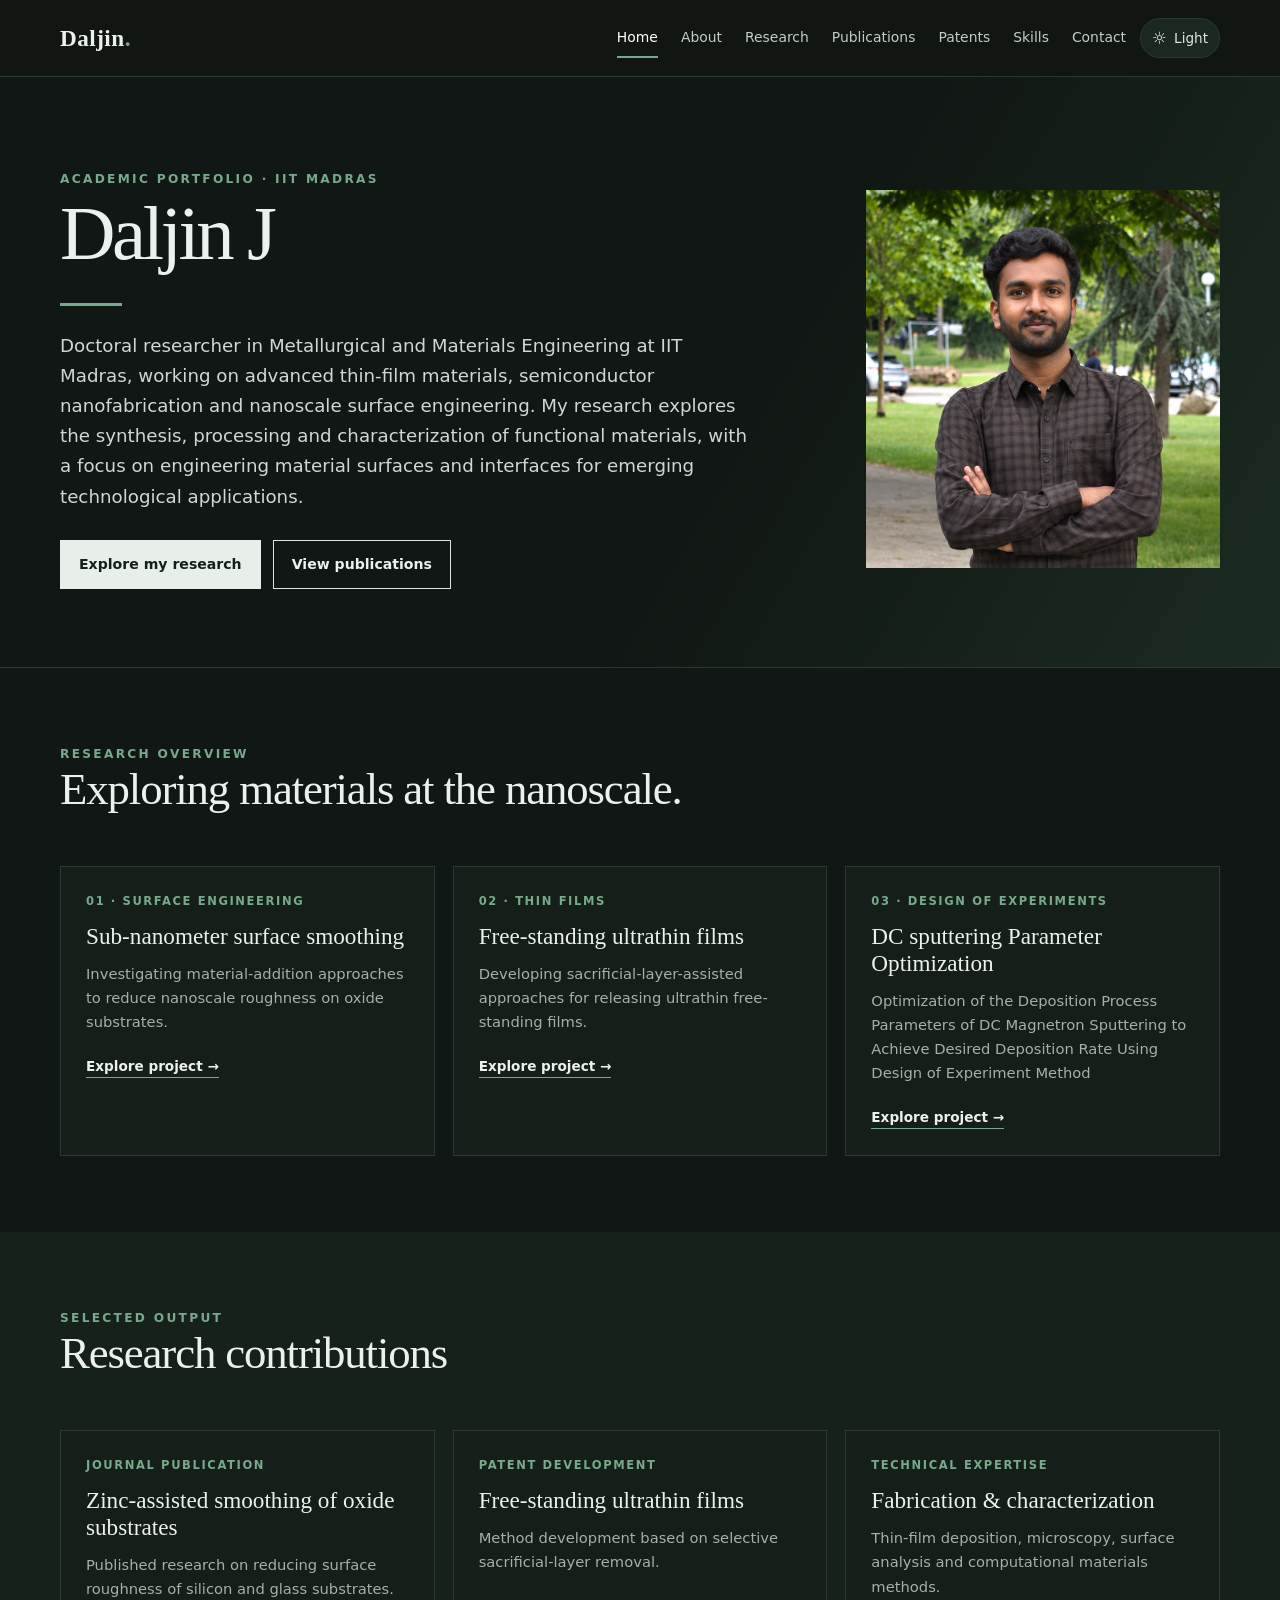
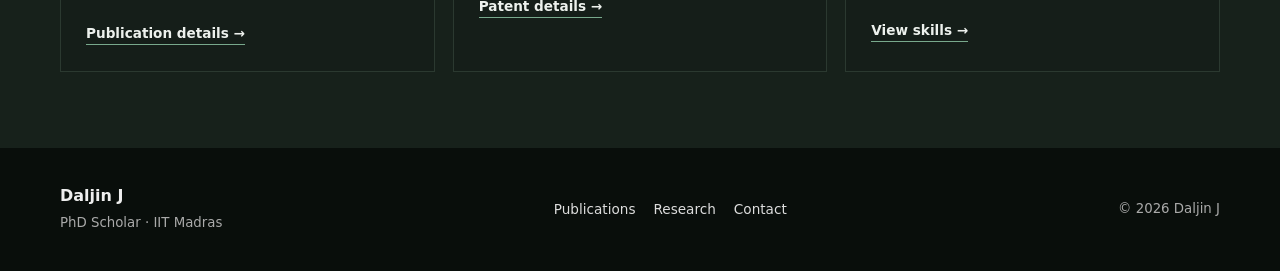
<file: index.html>
<!doctype html>
<html lang="en"><head><meta charset="utf-8"><meta name="viewport" content="width=device-width, initial-scale=1">
<title>Home | Daljin J</title><meta name="description" content="Academic portfolio of Daljin J, PhD Scholar at IIT Madras.">
<link rel="stylesheet" href="assets/style.css"></head><body>
<a class="skip" href="#main">Skip to content</a>
  <header class="site-header">
  <div class="container nav">
    <a class="brand" href="index.html">Daljin<span>.</span></a>
    <button class="menu-toggle" aria-label="Toggle navigation" aria-expanded="false">☰</button>
    <div class="nav-actions">
      <nav class="nav-links" aria-label="Main navigation">
        <a href="index.html">Home</a><a href="about.html">About</a><a href="research.html">Research</a>
        <a href="publications.html">Publications</a><a href="patents.html">Patents</a><a href="skills.html">Skills</a><a href="contact.html">Contact</a>
      </nav>
      <button class="theme-toggle" type="button" aria-label="Switch to light theme" title="Switch to light theme">
        <span class="theme-icon" aria-hidden="true">☼</span><span class="theme-label">Light</span>
      </button>
    </div>
  </div>
  </header>

<main id="main">

  <section class="hero"><div class="container hero-grid">
 <div><div class="eyebrow">Academic portfolio · IIT Madras</div><h1>Daljin J</h1>
 <div class="gold-rule"></div><p class="lead">Doctoral researcher in Metallurgical and Materials Engineering at IIT Madras, working on advanced thin-film materials, semiconductor nanofabrication and nanoscale surface engineering. My research explores the synthesis, processing and characterization of functional materials, with a focus on engineering material surfaces and interfaces for emerging technological applications.</p>
 <div class="actions"><a class="button primary" href="research.html">Explore my research</a><a class="button secondary" href="publications.html">View publications</a></div>
 </div>
 <div class="profile-art"><img src="assets/Daljin.png"
         alt="Daljin J - PhD Scholar"
         class="profile-photo"></div></div>
  </div></section>
<section class="section"><div class="container">
 <div class="section-head"><div><div class="eyebrow">Research overview</div><h2>Exploring materials at the nanoscale.</h2></div></div>
 <div class="cards">
  <article class="card"><div class="card-kicker">01 · Surface engineering</div><h3>Sub-nanometer surface smoothing</h3><p>Investigating material-addition approaches to reduce nanoscale roughness on oxide substrates.</p><a class="text-link" href="research.html#surface">Explore project →</a></article>
  <article class="card"><div class="card-kicker">02 · Thin films</div><h3>Free-standing ultrathin films</h3><p>Developing sacrificial-layer-assisted approaches for releasing ultrathin free-standing films.</p><a class="text-link" href="research.html#freestanding">Explore project →</a></article>
    <article class="card"><div class="card-kicker">03 · Design of Experiments</div><h3>DC sputtering Parameter Optimization</h3><p>Optimization of the Deposition Process Parameters of DC Magnetron Sputtering to Achieve Desired Deposition Rate Using Design of Experiment Method</p><a class="text-link" href="research.html#doe">Explore project →</a></article>
 </div>
</section>
<section class="section soft"><div class="container"><div class="section-head"><div><div class="eyebrow">Selected output</div><h2>Research contributions</h2></div></div>
 <div class="cards">
  <article class="card"><div class="card-kicker">Journal publication</div><h3>Zinc-assisted smoothing of oxide substrates</h3><p>Published research on reducing surface roughness of silicon and glass substrates.</p><a class="text-link" href="publications.html">Publication details →</a></article>
  <article class="card"><div class="card-kicker">Patent development</div><h3>Free-standing ultrathin films</h3><p>Method development based on selective sacrificial-layer removal.</p><a class="text-link" href="patents.html">Patent details →</a></article>
  <article class="card"><div class="card-kicker">Technical expertise</div><h3>Fabrication & characterization</h3><p>Thin-film deposition, microscopy, surface analysis and computational materials methods.</p><a class="text-link" href="skills.html">View skills →</a></article>
 </div></div></section>
</main>
<footer class="footer"><div class="container footer-inner">
  <div><strong>Daljin J</strong><br><small>PhD Scholar · IIT Madras</small></div>
  <div class="footer-links"><a href="publications.html">Publications</a><a href="research.html">Research</a><a href="contact.html">Contact</a></div>
  <small>© <span id="year">2026</span> Daljin J</small>
</div></footer>
<script src="assets/site.js"></script>
</body></html>
</file>
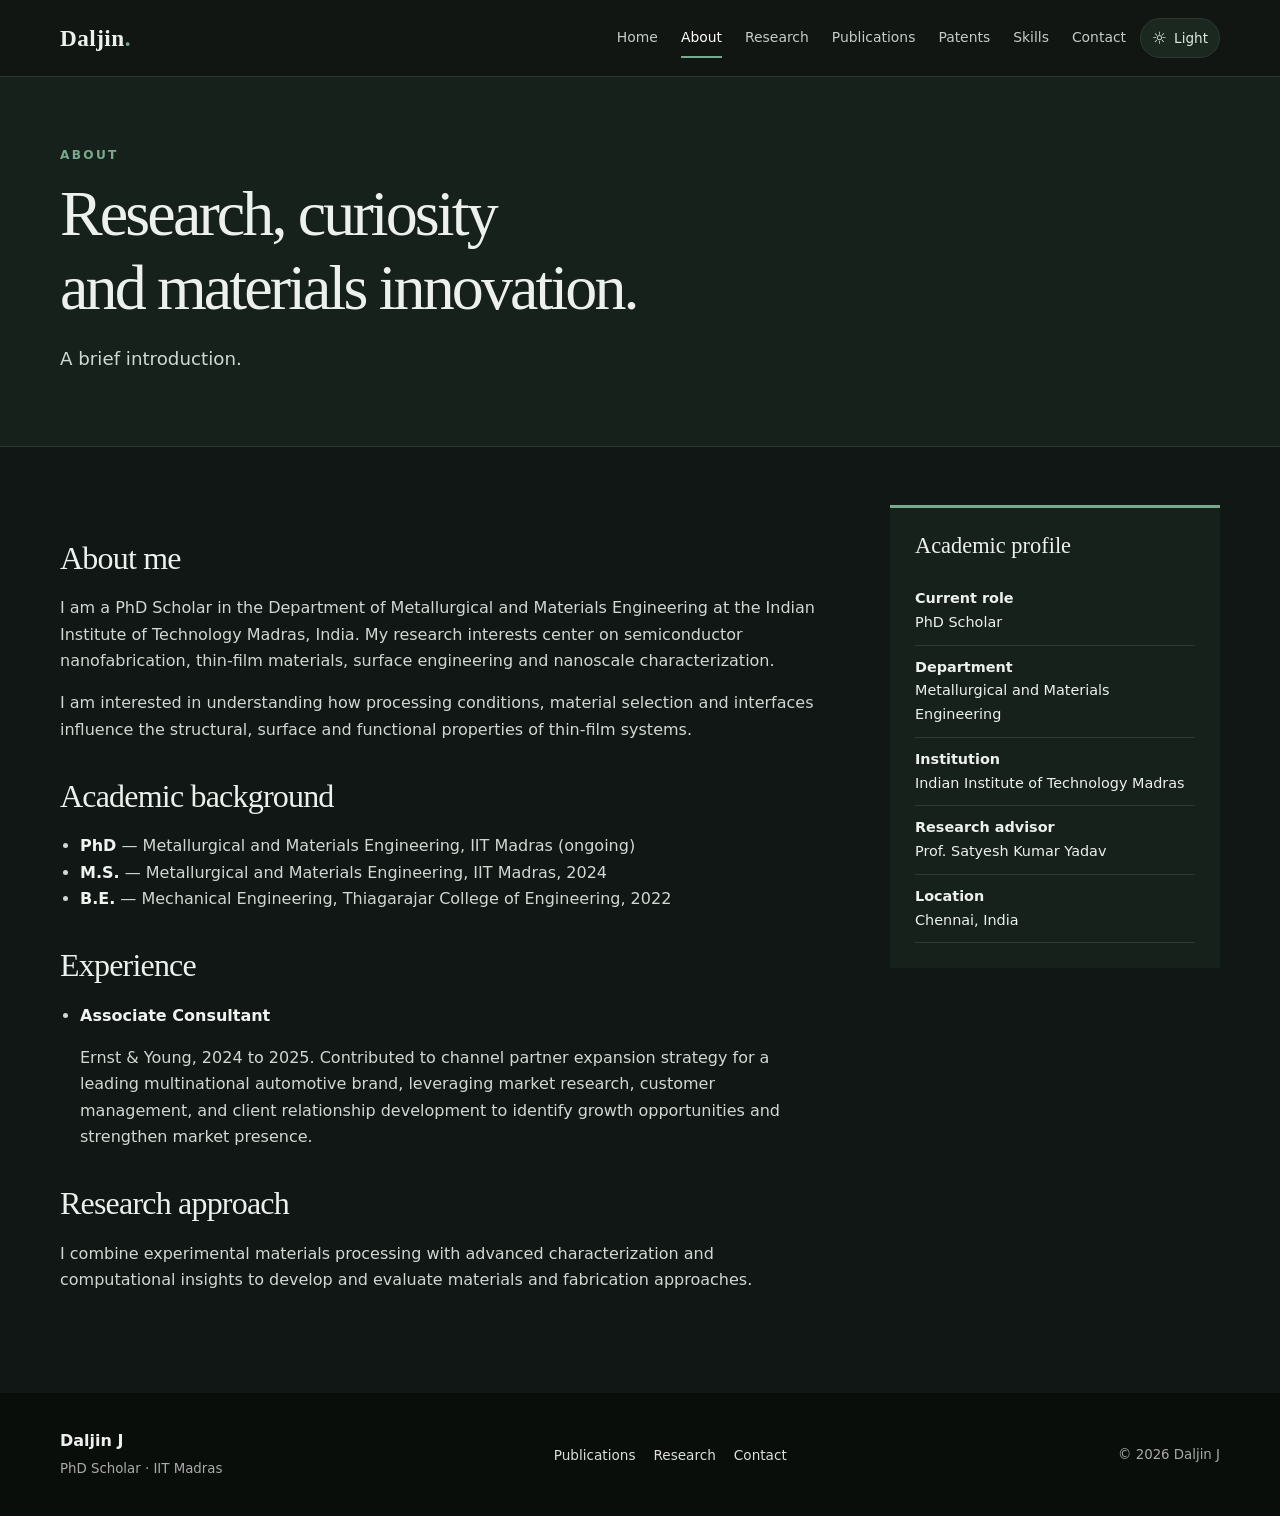
<file: about.html>
<!doctype html>
<html lang="en"><head><meta charset="utf-8"><meta name="viewport" content="width=device-width, initial-scale=1">
<title>About | Daljin J</title><meta name="description" content="Academic portfolio of Daljin J, PhD Scholar at IIT Madras.">
<link rel="stylesheet" href="assets/style.css">
<style>
/* Improve readability of About page body copy in the default dark theme. */
body:not([data-theme="light"]) .prose p,
body:not([data-theme="light"]) .prose li {
  color: #d0d8d2;
}
body:not([data-theme="light"]) .prose li strong {
  color: #f0f3f0;
}
body[data-theme="light"] .prose p,
body[data-theme="light"] .prose li {
  color: #454b46;
}
body[data-theme="light"] .prose li strong {
  color: #171d19;
}
</style>

</head><body>
<a class="skip" href="#main">Skip to content</a>
<header class="site-header">
  <div class="container nav">
    <a class="brand" href="index.html">Daljin<span>.</span></a>
    <button class="menu-toggle" aria-label="Toggle navigation" aria-expanded="false">☰</button>
    <div class="nav-actions">
      <nav class="nav-links" aria-label="Main navigation">
        <a href="index.html">Home</a><a href="about.html">About</a><a href="research.html">Research</a>
        <a href="publications.html">Publications</a><a href="patents.html">Patents</a><a href="skills.html">Skills</a><a href="contact.html">Contact</a>
      </nav>
      <button class="theme-toggle" type="button" aria-label="Switch to light theme" title="Switch to light theme">
        <span class="theme-icon" aria-hidden="true">☼</span><span class="theme-label">Light</span>
      </button>
    </div>
  </div>
</header>
<main id="main">
<section class="page-hero"><div class="container"><div class="eyebrow">About</div><h1>Research, curiosity<br>and materials innovation.</h1><p class="lead">A brief introduction.</p></div></section>
<section class="content"><div class="container two-col"><div class="prose">
 <h2>About me</h2><p>I am a PhD Scholar in the Department of Metallurgical and Materials Engineering at the Indian Institute of Technology Madras, India. My research interests center on semiconductor nanofabrication, thin-film materials, surface engineering and nanoscale characterization.</p>
 <p>I am interested in understanding how processing conditions, material selection and interfaces influence the structural, surface and functional properties of thin-film systems.</p>
 <h2>Academic background</h2><ul><li><strong>PhD</strong> — Metallurgical and Materials Engineering, IIT Madras (ongoing)</li><li><strong>M.S.</strong> — Metallurgical and Materials Engineering, IIT Madras, 2024</li><li><strong>B.E.</strong> — Mechanical Engineering, Thiagarajar College of Engineering, 2022</li></ul>
 <h2>Experience</h2><ul><li><strong>Associate Consultant</strong><p>Ernst & Young, 2024 to 2025. Contributed to channel partner expansion strategy for a leading multinational automotive brand, leveraging market research, customer management, and client relationship development to identify growth opportunities and strengthen market presence.</p></li></ul>
 <h2>Research approach</h2><p>I combine experimental materials processing with advanced characterization and computational insights to develop and evaluate materials and fabrication approaches.</p>
 </div><aside class="info-panel"><h3>Academic profile</h3><ul class="info-list"><li><strong>Current role</strong><br>PhD Scholar</li><li><strong>Department</strong><br>Metallurgical and Materials Engineering</li><li><strong>Institution</strong><br>Indian Institute of Technology Madras</li><li><strong>Research advisor</strong><br>Prof. Satyesh Kumar Yadav</li><li><strong>Location</strong><br>Chennai, India</li></ul></aside></div></section>
</main>
<footer class="footer"><div class="container footer-inner">
  <div><strong>Daljin J</strong><br><small>PhD Scholar · IIT Madras</small></div>
  <div class="footer-links"><a href="publications.html">Publications</a><a href="research.html">Research</a><a href="contact.html">Contact</a></div>
  <small>© <span id="year">2026</span> Daljin J</small>
</div></footer>
<script src="assets/site.js"></script>
</body></html>
</file>
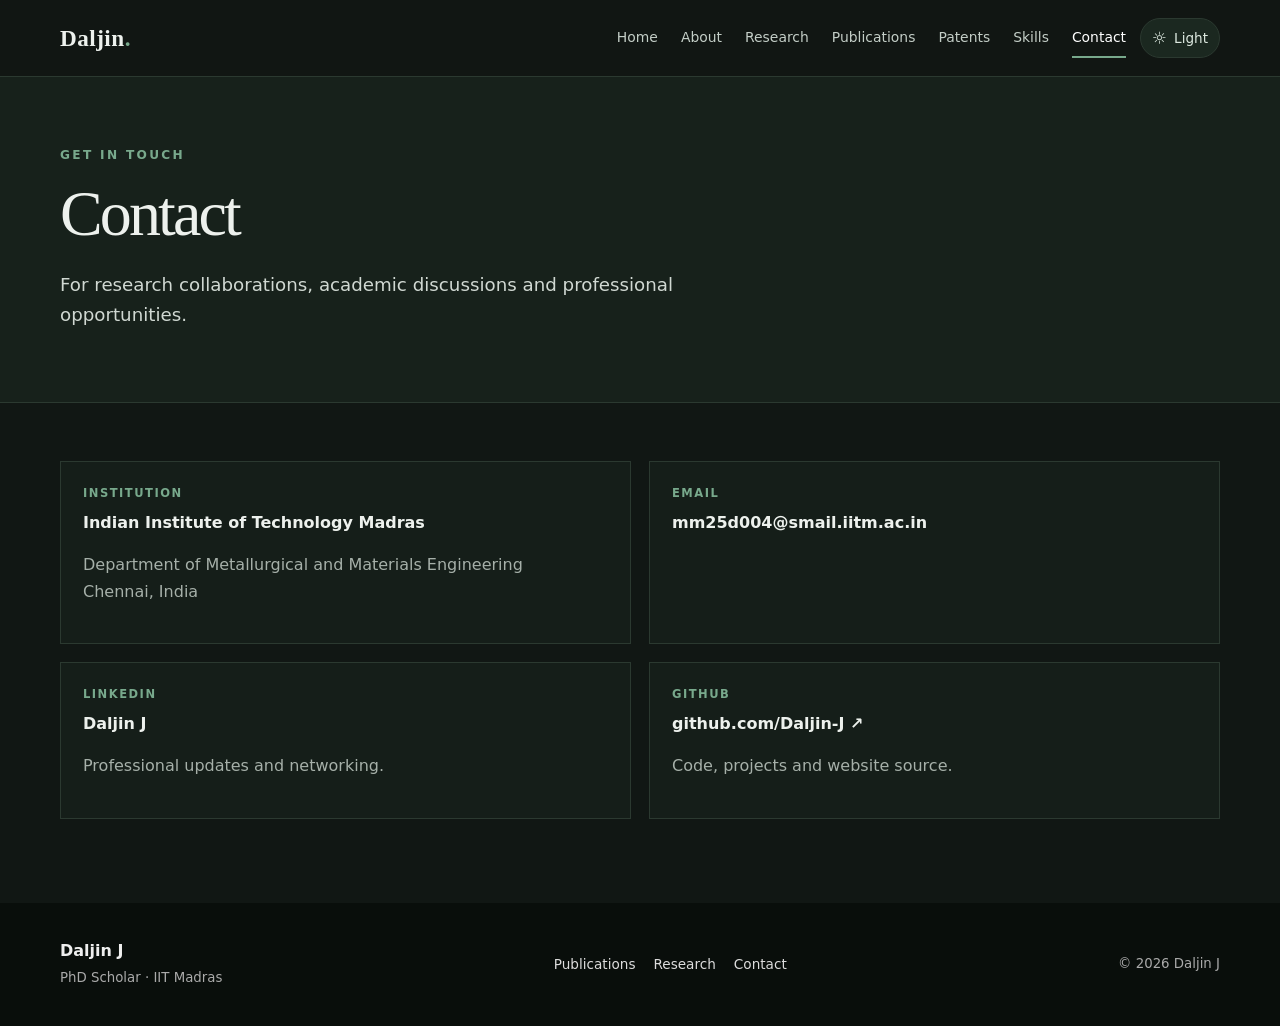
<file: contact.html>
<!doctype html>
<html lang="en"><head><meta charset="utf-8"><meta name="viewport" content="width=device-width, initial-scale=1">
<title>Contact | Daljin J</title><meta name="description" content="Academic portfolio of Daljin J, PhD Scholar at IIT Madras.">
<link rel="stylesheet" href="assets/style.css"></head><body>
<a class="skip" href="#main">Skip to content</a>
<header class="site-header">
  <div class="container nav">
    <a class="brand" href="index.html">Daljin<span>.</span></a>
    <button class="menu-toggle" aria-label="Toggle navigation" aria-expanded="false">☰</button>
    <div class="nav-actions">
      <nav class="nav-links" aria-label="Main navigation">
        <a href="index.html">Home</a><a href="about.html">About</a><a href="research.html">Research</a>
        <a href="publications.html">Publications</a><a href="patents.html">Patents</a><a href="skills.html">Skills</a><a href="contact.html">Contact</a>
      </nav>
      <button class="theme-toggle" type="button" aria-label="Switch to light theme" title="Switch to light theme">
        <span class="theme-icon" aria-hidden="true">☼</span><span class="theme-label">Light</span>
      </button>
    </div>
  </div>
</header>
<main id="main">
<section class="page-hero"><div class="container"><div class="eyebrow">Get in touch</div><h1>Contact</h1><p class="lead">For research collaborations, academic discussions and professional opportunities.</p></div></section>
<section class="content"><div class="container">
 <div class="contact-grid">
  <div class="contact-card"><span>Institution</span><strong>Indian Institute of Technology Madras</strong><p class="muted">Department of Metallurgical and Materials Engineering<br>Chennai, India</p></div>
  <div class="contact-card"><span>Email</span><strong>mm25d004@smail.iitm.ac.in</strong></div>
  <div class="contact-card"><span>LinkedIn</span><strong><a href="https://github.com/Daljin-J" target="_blank" rel="noopener">Daljin J </a></strong><p class="muted">Professional updates and networking.</p></div>
  <div class="contact-card"><span>GitHub</span><strong><a href="https://github.com/Daljin-J" target="_blank" rel="noopener">github.com/Daljin-J ↗</a></strong><p class="muted">Code, projects and website source.</p></div>
 </div>
</div></section>
</main>
<footer class="footer"><div class="container footer-inner">
  <div><strong>Daljin J</strong><br><small>PhD Scholar · IIT Madras</small></div>
  <div class="footer-links"><a href="publications.html">Publications</a><a href="research.html">Research</a><a href="contact.html">Contact</a></div>
  <small>© <span id="year">2026</span> Daljin J</small>
</div></footer>
<script src="assets/site.js"></script>
</body></html>
</file>
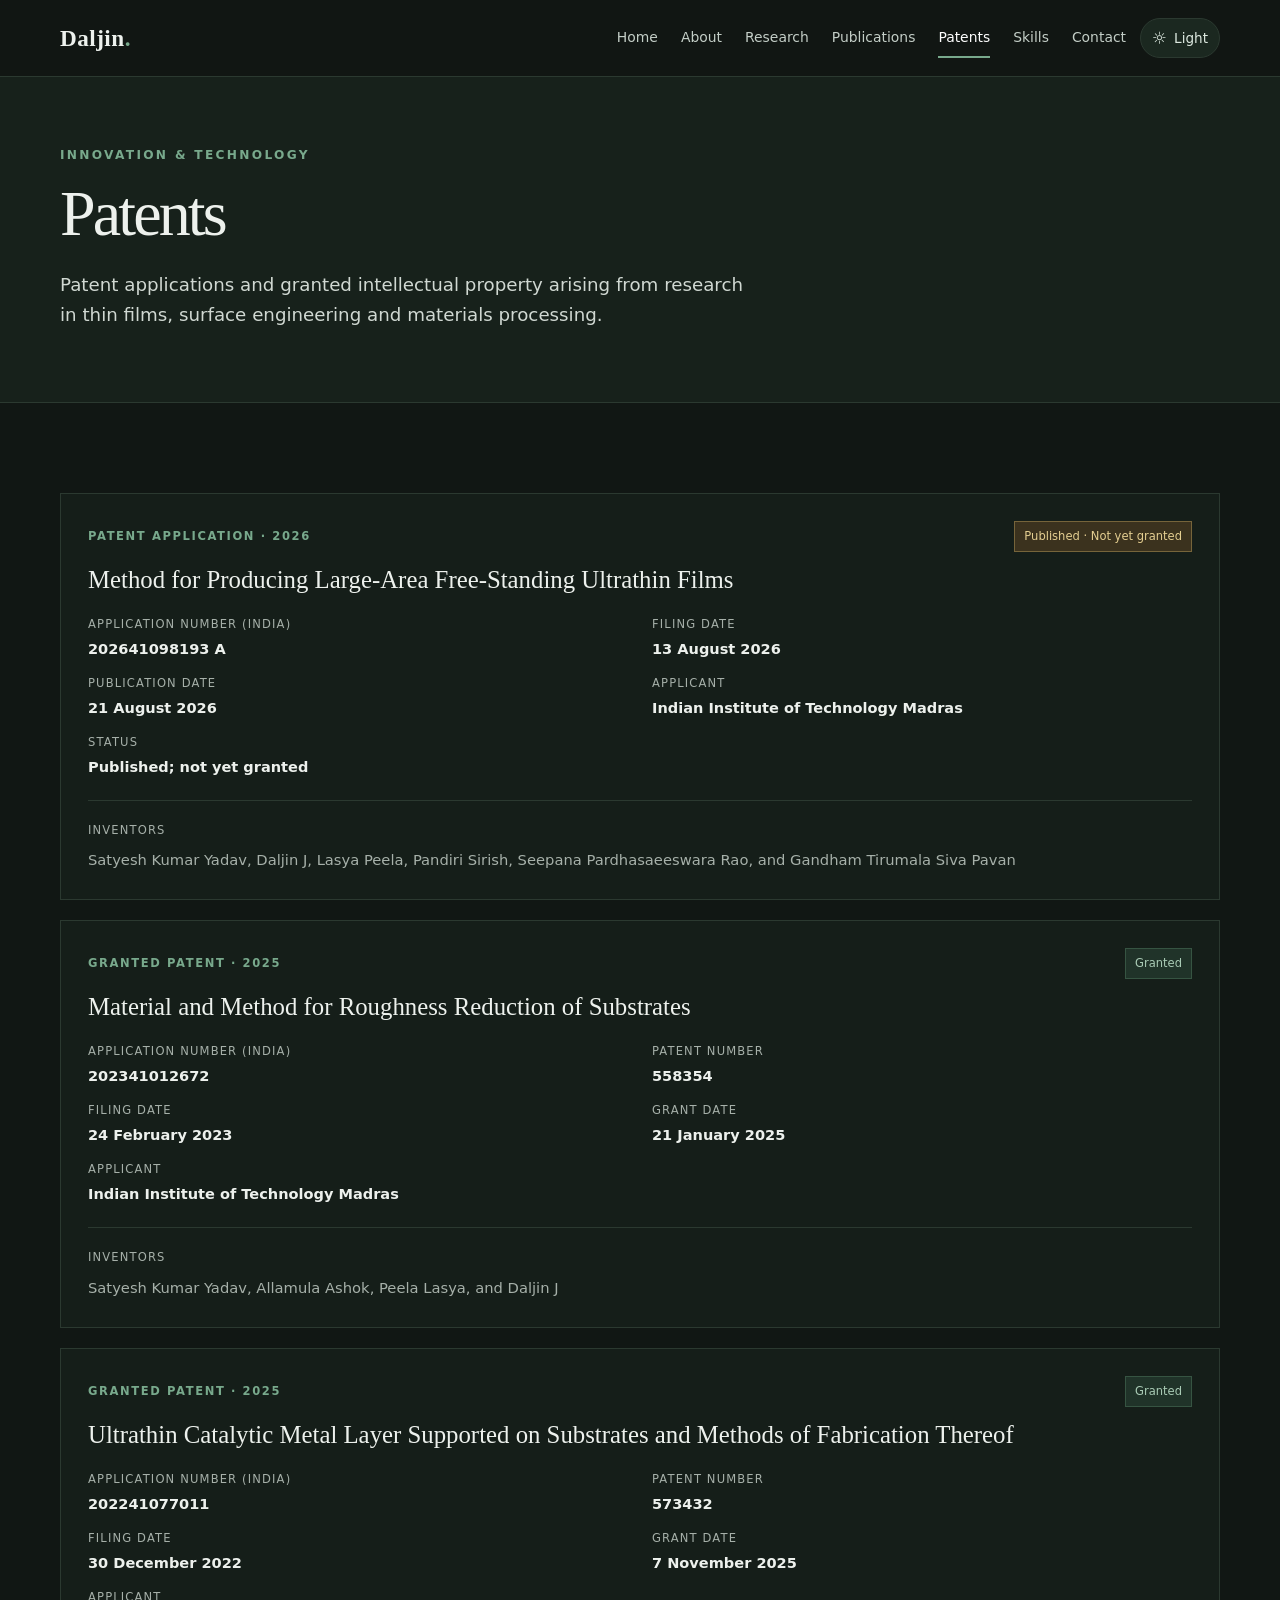
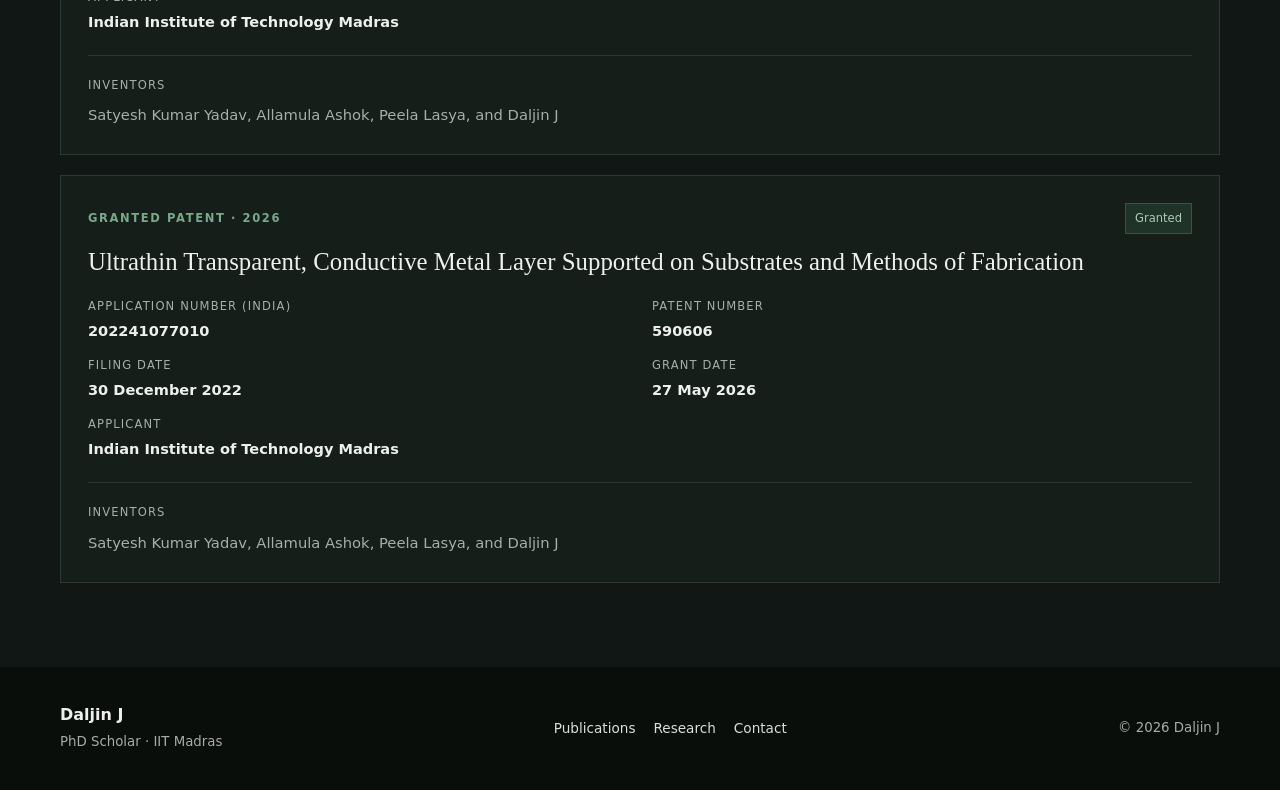
<file: patents.html>
<!doctype html>
<html lang="en"><head><meta charset="utf-8"><meta name="viewport" content="width=device-width, initial-scale=1">
<title>Patents | Daljin J</title><meta name="description" content="Academic portfolio of Daljin J, PhD Scholar at IIT Madras.">
<link rel="stylesheet" href="assets/style.css"></head><body>
<a class="skip" href="#main">Skip to content</a>
<header class="site-header">
  <div class="container nav">
    <a class="brand" href="index.html">Daljin<span>.</span></a>
    <button class="menu-toggle" aria-label="Toggle navigation" aria-expanded="false">☰</button>
    <div class="nav-actions">
      <nav class="nav-links" aria-label="Main navigation">
        <a href="index.html">Home</a><a href="about.html">About</a><a href="research.html">Research</a>
        <a href="publications.html">Publications</a><a href="patents.html">Patents</a><a href="skills.html">Skills</a><a href="contact.html">Contact</a>
      </nav>
      <button class="theme-toggle" type="button" aria-label="Switch to light theme" title="Switch to light theme">
        <span class="theme-icon" aria-hidden="true">☼</span><span class="theme-label">Light</span>
      </button>
    </div>
  </div>
</header>
<main id="main">
<section class="page-hero">
  <div class="container">
    <div class="eyebrow">Innovation & technology</div>
    <h1>Patents</h1>
    <p class="lead">Patent applications and granted intellectual property arising from research in thin films, surface engineering and materials processing.</p>
  </div>
</section>

<section class="content">
  <div class="container">
    <div class="section-head">
        </div>

    <div class="patent-list">
      <article class="card patent-card">
        <div class="patent-topline">
          <div class="card-kicker">Patent application · 2026</div>
          <span class="tag patent-status pending">Published · Not yet granted</span>
        </div>
        <h3>Method for Producing Large-Area Free-Standing Ultrathin Films</h3>
        <div class="patent-details">
          <div><span>Application number (India)</span><strong>202641098193 A</strong></div>
          <div><span>Filing date</span><strong>13 August 2026</strong></div>
          <div><span>Publication date</span><strong>21 August 2026</strong></div>
          <div><span>Applicant</span><strong>Indian Institute of Technology Madras</strong></div>
          <div><span>Status</span><strong>Published; not yet granted</strong></div>
        </div>
        <div class="patent-inventors"><span>Inventors</span>
          <p>Satyesh Kumar Yadav, Daljin J, Lasya Peela, Pandiri Sirish, Seepana Pardhasaeeswara Rao, and Gandham Tirumala Siva Pavan</p>
        </div>
      </article>

      <article class="card patent-card">
        <div class="patent-topline">
          <div class="card-kicker">Granted patent · 2025</div>
          <span class="tag patent-status granted">Granted</span>
        </div>
        <h3>Material and Method for Roughness Reduction of Substrates</h3>
        <div class="patent-details">
          <div><span>Application number (India)</span><strong>202341012672</strong></div>
          <div><span>Patent number</span><strong>558354</strong></div>
          <div><span>Filing date</span><strong>24 February 2023</strong></div>
          <div><span>Grant date</span><strong>21 January 2025</strong></div>
          <div><span>Applicant</span><strong>Indian Institute of Technology Madras</strong></div>
        </div>
        <div class="patent-inventors"><span>Inventors</span>
          <p>Satyesh Kumar Yadav, Allamula Ashok, Peela Lasya, and Daljin J</p>
        </div>
      </article>

      <article class="card patent-card">
        <div class="patent-topline">
          <div class="card-kicker">Granted patent · 2025</div>
          <span class="tag patent-status granted">Granted</span>
        </div>
        <h3>Ultrathin Catalytic Metal Layer Supported on Substrates and Methods of Fabrication Thereof</h3>
        <div class="patent-details">
          <div><span>Application number (India)</span><strong>202241077011</strong></div>
          <div><span>Patent number</span><strong>573432</strong></div>
          <div><span>Filing date</span><strong>30 December 2022</strong></div>
          <div><span>Grant date</span><strong>7 November 2025</strong></div>
          <div><span>Applicant</span><strong>Indian Institute of Technology Madras</strong></div>
        </div>
        <div class="patent-inventors"><span>Inventors</span>
          <p>Satyesh Kumar Yadav, Allamula Ashok, Peela Lasya, and Daljin J</p>
        </div>
      </article>

      <article class="card patent-card">
        <div class="patent-topline">
          <div class="card-kicker">Granted patent · 2026</div>
          <span class="tag patent-status granted">Granted</span>
        </div>
        <h3>Ultrathin Transparent, Conductive Metal Layer Supported on Substrates and Methods of Fabrication</h3>
        <div class="patent-details">
          <div><span>Application number (India)</span><strong>202241077010</strong></div>
          <div><span>Patent number</span><strong>590606</strong></div>
          <div><span>Filing date</span><strong>30 December 2022</strong></div>
          <div><span>Grant date</span><strong>27 May 2026</strong></div>
          <div><span>Applicant</span><strong>Indian Institute of Technology Madras</strong></div>
        </div>
        <div class="patent-inventors"><span>Inventors</span>
          <p>Satyesh Kumar Yadav, Allamula Ashok, Peela Lasya, and Daljin J</p>
        </div>
      </article>
    </div>
  </div>
</section>

<style>
.patent-list{display:grid;gap:20px}
.patent-card{padding:27px}
.patent-topline{display:flex;align-items:center;justify-content:space-between;gap:14px;flex-wrap:wrap}
.patent-status{white-space:nowrap}
.patent-status.granted{background:#203329;color:#a9cbb5;border-color:#365442}
.patent-status.pending{background:#3b321e;color:#e4ce91;border-color:#76643a}
.patent-card h3{font-family:var(--serif);font-size:1.55rem;font-weight:500;margin:14px 0 20px}
.patent-details{display:grid;grid-template-columns:repeat(2,minmax(0,1fr));gap:13px 24px}
.patent-details div{display:flex;flex-direction:column;gap:3px}
.patent-details span,.patent-inventors>span{font-size:.72rem;letter-spacing:.1em;text-transform:uppercase;color:var(--muted)}
.patent-details strong{font-size:.91rem;font-weight:600}
.patent-inventors{border-top:1px solid var(--line);margin-top:21px;padding-top:15px}
.patent-inventors p{margin:6px 0 0;color:var(--muted);font-size:.92rem}
body[data-theme="light"] .patent-status.granted{background:#edf3ee;color:#315c47;border-color:#dce8df}
body[data-theme="light"] .patent-status.pending{background:#f7f1df;color:#765b1c;border-color:#e7d9ad}
@media(max-width:600px){.patent-card{padding:20px}.patent-details{grid-template-columns:1fr}}
</style>
</main>
<footer class="footer"><div class="container footer-inner">
  <div><strong>Daljin J</strong><br><small>PhD Scholar · IIT Madras</small></div>
  <div class="footer-links"><a href="publications.html">Publications</a><a href="research.html">Research</a><a href="contact.html">Contact</a></div>
  <small>© <span id="year">2026</span> Daljin J</small>
</div></footer>
<script src="assets/site.js"></script>
</body></html>
</file>
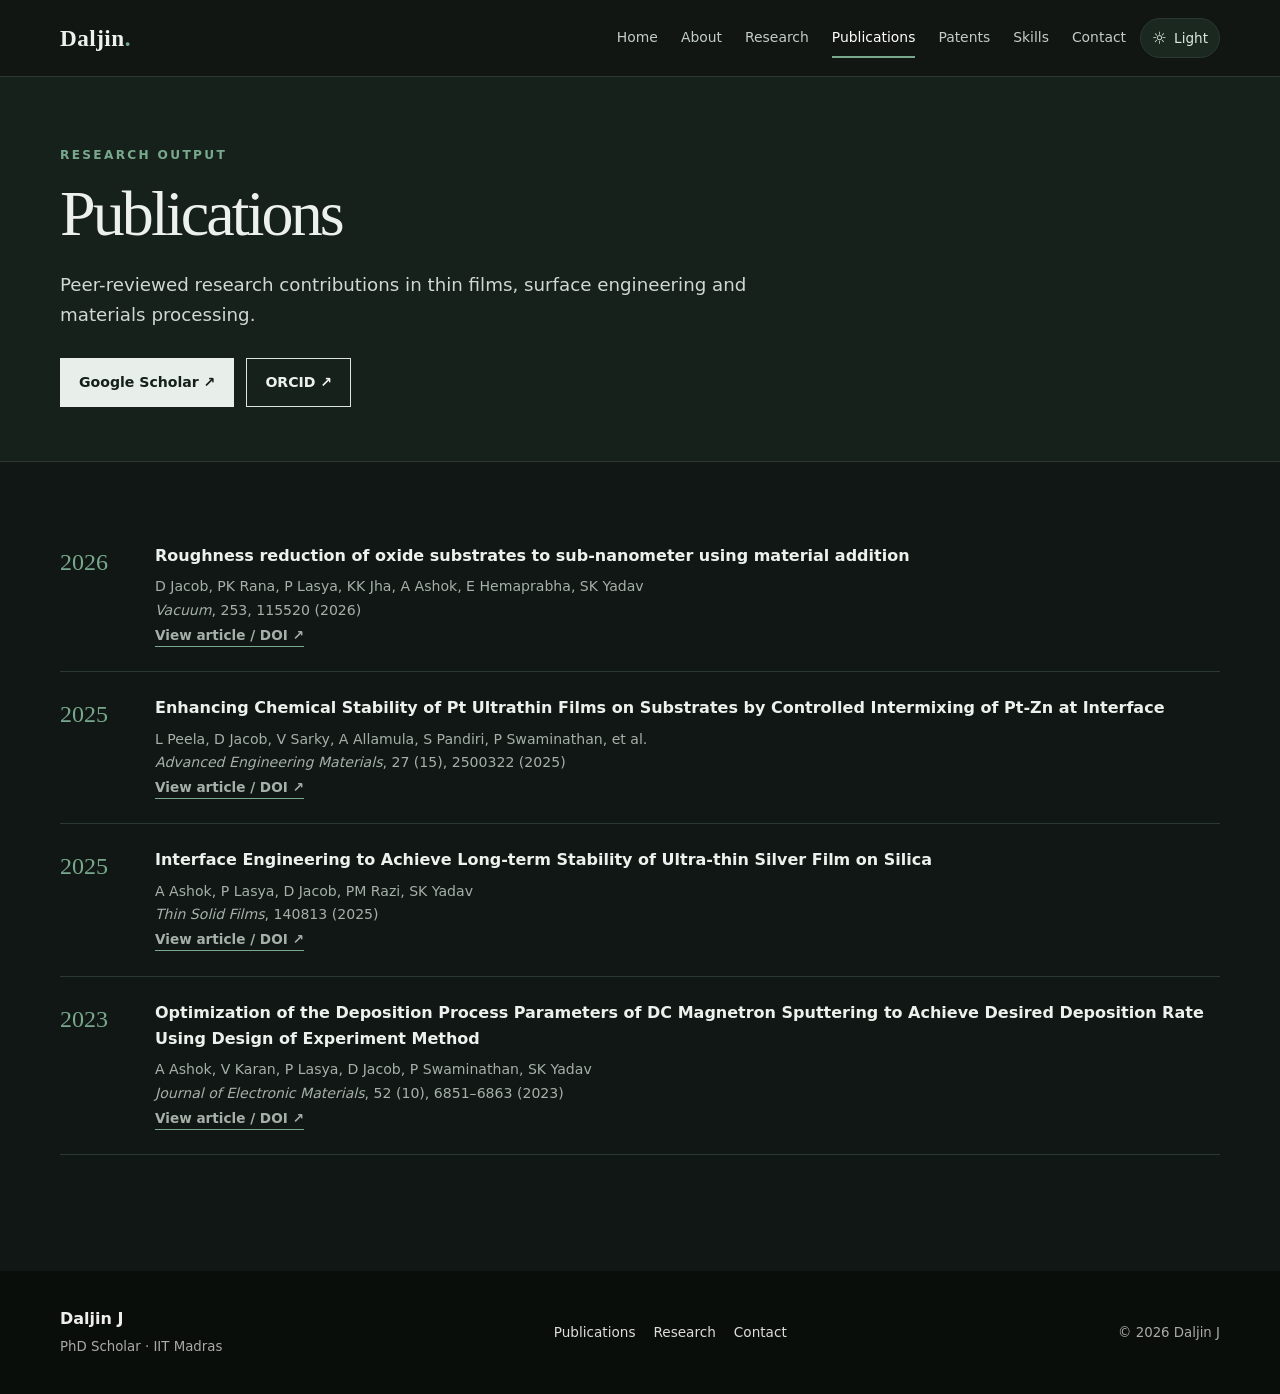
<file: publications.html>
<!doctype html>
<html lang="en"><head><meta charset="utf-8"><meta name="viewport" content="width=device-width, initial-scale=1">
<title>Publications | Daljin J</title><meta name="description" content="Academic portfolio of Daljin J, PhD Scholar at IIT Madras.">
<link rel="stylesheet" href="assets/style.css"></head><body>
<a class="skip" href="#main">Skip to content</a>
<header class="site-header">
  <div class="container nav">
    <a class="brand" href="index.html">Daljin<span>.</span></a>
    <button class="menu-toggle" aria-label="Toggle navigation" aria-expanded="false">☰</button>
    <div class="nav-actions">
      <nav class="nav-links" aria-label="Main navigation">
        <a href="index.html">Home</a><a href="about.html">About</a><a href="research.html">Research</a>
        <a href="publications.html">Publications</a><a href="patents.html">Patents</a><a href="skills.html">Skills</a><a href="contact.html">Contact</a>
      </nav>
      <button class="theme-toggle" type="button" aria-label="Switch to light theme" title="Switch to light theme">
        <span class="theme-icon" aria-hidden="true">☼</span><span class="theme-label">Light</span>
      </button>
    </div>
  </div>
</header>
<main id="main">
<section class="page-hero">
  <div class="container">
    <div class="eyebrow">Research output</div>
    <h1>Publications</h1>
    <p class="lead">Peer-reviewed research contributions in thin films, surface engineering and materials processing.</p>
    <div class="actions">
      <a class="button primary" href="https://scholar.google.com/citations?user=LQRkKOgAAAAJ&amp;hl=en&amp;oi=ao" target="_blank" rel="noopener">Google Scholar ↗</a>
      <a class="button secondary" href="https://orcid.org/0009-0006-5028-7689" target="_blank" rel="noopener">ORCID ↗</a>
    </div>
  </div>
</section>

<section class="content">
  <div class="container">
    <div class="section-head">
      <div>       
    <article class="publication">
      <div class="pub-year">2026</div>
      <div>
        <div class="pub-title">Roughness reduction of oxide substrates to sub-nanometer using material addition</div>
        <div class="pub-meta">D Jacob, PK Rana, P Lasya, KK Jha, A Ashok, E Hemaprabha, SK Yadav</div>
        <div class="pub-meta"><em>Vacuum</em>, 253, 115520 (2026)</div>
        <p class="muted"><a class="text-link" href="https://doi.org/10.1016/j.vacuum.2026.115520" target="_blank" rel="noopener">View article / DOI ↗</a></p>
      </div>
    </article>

    <article class="publication">
      <div class="pub-year">2025</div>
      <div>
        <div class="pub-title">Enhancing Chemical Stability of Pt Ultrathin Films on Substrates by Controlled Intermixing of Pt-Zn at Interface</div>
        <div class="pub-meta">L Peela, D Jacob, V Sarky, A Allamula, S Pandiri, P Swaminathan, et al.</div>
        <div class="pub-meta"><em>Advanced Engineering Materials</em>, 27 (15), 2500322 (2025)</div>
        <p class="muted"><a class="text-link" href="https://doi.org/10.1002/adem.202500322" target="_blank" rel="noopener">View article / DOI ↗</a></p>
      </div>
    </article>

    <article class="publication">
      <div class="pub-year">2025</div>
      <div>
        <div class="pub-title">Interface Engineering to Achieve Long-term Stability of Ultra-thin Silver Film on Silica</div>
        <div class="pub-meta">A Ashok, P Lasya, D Jacob, PM Razi, SK Yadav</div>
        <div class="pub-meta"><em>Thin Solid Films</em>, 140813 (2025)</div>
        <p class="muted"><a class="text-link" href="https://doi.org/10.1016/j.tsf.2025.140813" target="_blank" rel="noopener">View article / DOI ↗</a></p>
      </div>
    </article>

    <article class="publication">
      <div class="pub-year">2023</div>
      <div>
        <div class="pub-title">Optimization of the Deposition Process Parameters of DC Magnetron Sputtering to Achieve Desired Deposition Rate Using Design of Experiment Method</div>
        <div class="pub-meta">A Ashok, V Karan, P Lasya, D Jacob, P Swaminathan, SK Yadav</div>
        <div class="pub-meta"><em>Journal of Electronic Materials</em>, 52 (10), 6851–6863 (2023)</div>
        <p class="muted"><a class="text-link" href="https://doi.org/10.1007/s11664-023-10628-y" target="_blank" rel="noopener">View article / DOI ↗</a></p>
      </div>
    </article>

  </div>
</section>
</main>
<footer class="footer"><div class="container footer-inner">
  <div><strong>Daljin J</strong><br><small>PhD Scholar · IIT Madras</small></div>
  <div class="footer-links"><a href="publications.html">Publications</a><a href="research.html">Research</a><a href="contact.html">Contact</a></div>
  <small>© <span id="year">2026</span> Daljin J</small>
</div></footer>
<script src="assets/site.js"></script>
</body></html>
</file>
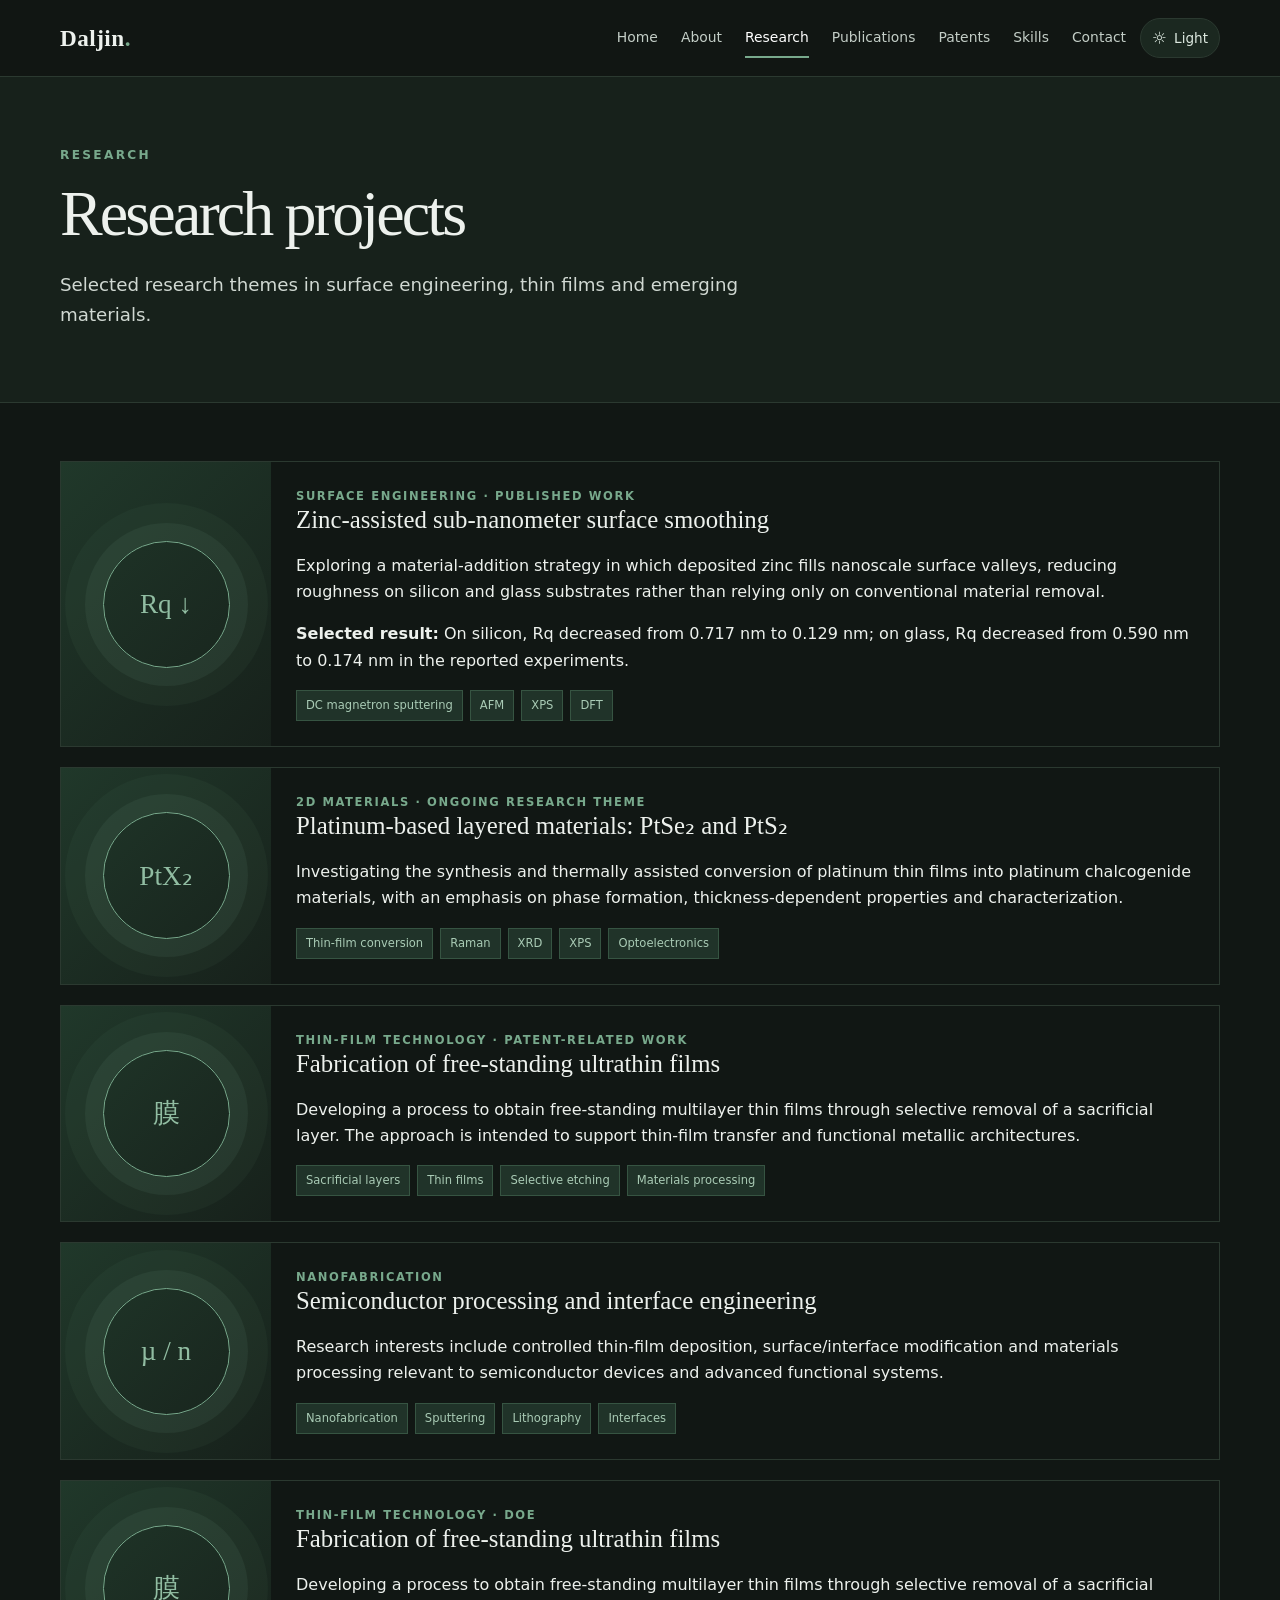
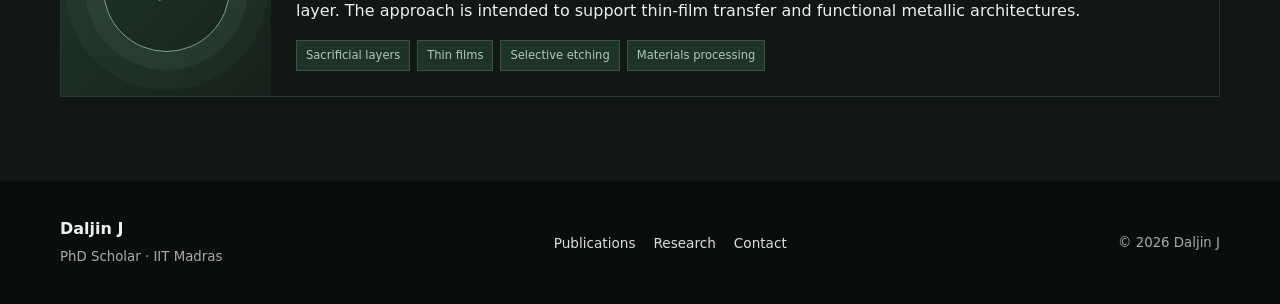
<file: research.html>
<!doctype html>
<html lang="en"><head><meta charset="utf-8"><meta name="viewport" content="width=device-width, initial-scale=1">
<title>Research | Daljin J</title><meta name="description" content="Academic portfolio of Daljin J, PhD Scholar at IIT Madras.">
<link rel="stylesheet" href="assets/style.css"></head><body>
<a class="skip" href="#main">Skip to content</a>
<header class="site-header">
  <div class="container nav">
    <a class="brand" href="index.html">Daljin<span>.</span></a>
    <button class="menu-toggle" aria-label="Toggle navigation" aria-expanded="false">☰</button>
    <div class="nav-actions">
      <nav class="nav-links" aria-label="Main navigation">
        <a href="index.html">Home</a><a href="about.html">About</a><a href="research.html">Research</a>
        <a href="publications.html">Publications</a><a href="patents.html">Patents</a><a href="skills.html">Skills</a><a href="contact.html">Contact</a>
      </nav>
      <button class="theme-toggle" type="button" aria-label="Switch to light theme" title="Switch to light theme">
        <span class="theme-icon" aria-hidden="true">☼</span><span class="theme-label">Light</span>
      </button>
    </div>
  </div>
</header>
<main id="main">
<section class="page-hero"><div class="container"><div class="eyebrow">Research</div><h1>Research projects</h1><p class="lead">Selected research themes in surface engineering, thin films and emerging materials.</p></div></section>
<section class="content"><div class="container project-list">
 <article class="project" id="surface"><div class="project-visual"><span>Rq ↓</span></div><div class="project-body"><div class="card-kicker">Surface engineering · Published work</div><h3>Zinc-assisted sub-nanometer surface smoothing</h3><p>Exploring a material-addition strategy in which deposited zinc fills nanoscale surface valleys, reducing roughness on silicon and glass substrates rather than relying only on conventional material removal.</p><p><strong>Selected result:</strong> On silicon, Rq decreased from 0.717 nm to 0.129 nm; on glass, Rq decreased from 0.590 nm to 0.174 nm in the reported experiments.</p><div class="tag-list"><span class="tag">DC magnetron sputtering</span><span class="tag">AFM</span><span class="tag">XPS</span><span class="tag">DFT</span></div></div></article>
 <article class="project" id="platinum"><div class="project-visual"><span>PtX₂</span></div><div class="project-body"><div class="card-kicker">2D materials · Ongoing research theme</div><h3>Platinum-based layered materials: PtSe₂ and PtS₂</h3><p>Investigating the synthesis and thermally assisted conversion of platinum thin films into platinum chalcogenide materials, with an emphasis on phase formation, thickness-dependent properties and characterization.</p><div class="tag-list"><span class="tag">Thin-film conversion</span><span class="tag">Raman</span><span class="tag">XRD</span><span class="tag">XPS</span><span class="tag">Optoelectronics</span></div></div></article>
 <article class="project" id="freestanding"><div class="project-visual"><span>膜</span></div><div class="project-body"><div class="card-kicker">Thin-film technology · Patent-related work</div><h3>Fabrication of free-standing ultrathin films</h3><p>Developing a process to obtain free-standing multilayer thin films through selective removal of a sacrificial layer. The approach is intended to support thin-film transfer and functional metallic architectures.</p><div class="tag-list"><span class="tag">Sacrificial layers</span><span class="tag">Thin films</span><span class="tag">Selective etching</span><span class="tag">Materials processing</span></div></div></article>
 <article class="project"><div class="project-visual"><span>µ / n</span></div><div class="project-body"><div class="card-kicker">Nanofabrication</div><h3>Semiconductor processing and interface engineering</h3><p>Research interests include controlled thin-film deposition, surface/interface modification and materials processing relevant to semiconductor devices and advanced functional systems.</p><div class="tag-list"><span class="tag">Nanofabrication</span><span class="tag">Sputtering</span><span class="tag">Lithography</span><span class="tag">Interfaces</span></div></div></article>
  <article class="project" id="doe"><div class="project-visual"><span>膜</span></div><div class="project-body"><div class="card-kicker">Thin-film technology · DOE</div><h3>Fabrication of free-standing ultrathin films</h3><p>Developing a process to obtain free-standing multilayer thin films through selective removal of a sacrificial layer. The approach is intended to support thin-film transfer and functional metallic architectures.</p><div class="tag-list"><span class="tag">Sacrificial layers</span><span class="tag">Thin films</span><span class="tag">Selective etching</span><span class="tag">Materials processing</span></div></div></article>
</div></section>
</main>
<footer class="footer"><div class="container footer-inner">
  <div><strong>Daljin J</strong><br><small>PhD Scholar · IIT Madras</small></div>
  <div class="footer-links"><a href="publications.html">Publications</a><a href="research.html">Research</a><a href="contact.html">Contact</a></div>
  <small>© <span id="year">2026</span> Daljin J</small>
</div></footer>
<script src="assets/site.js"></script>
</body></html>
</file>
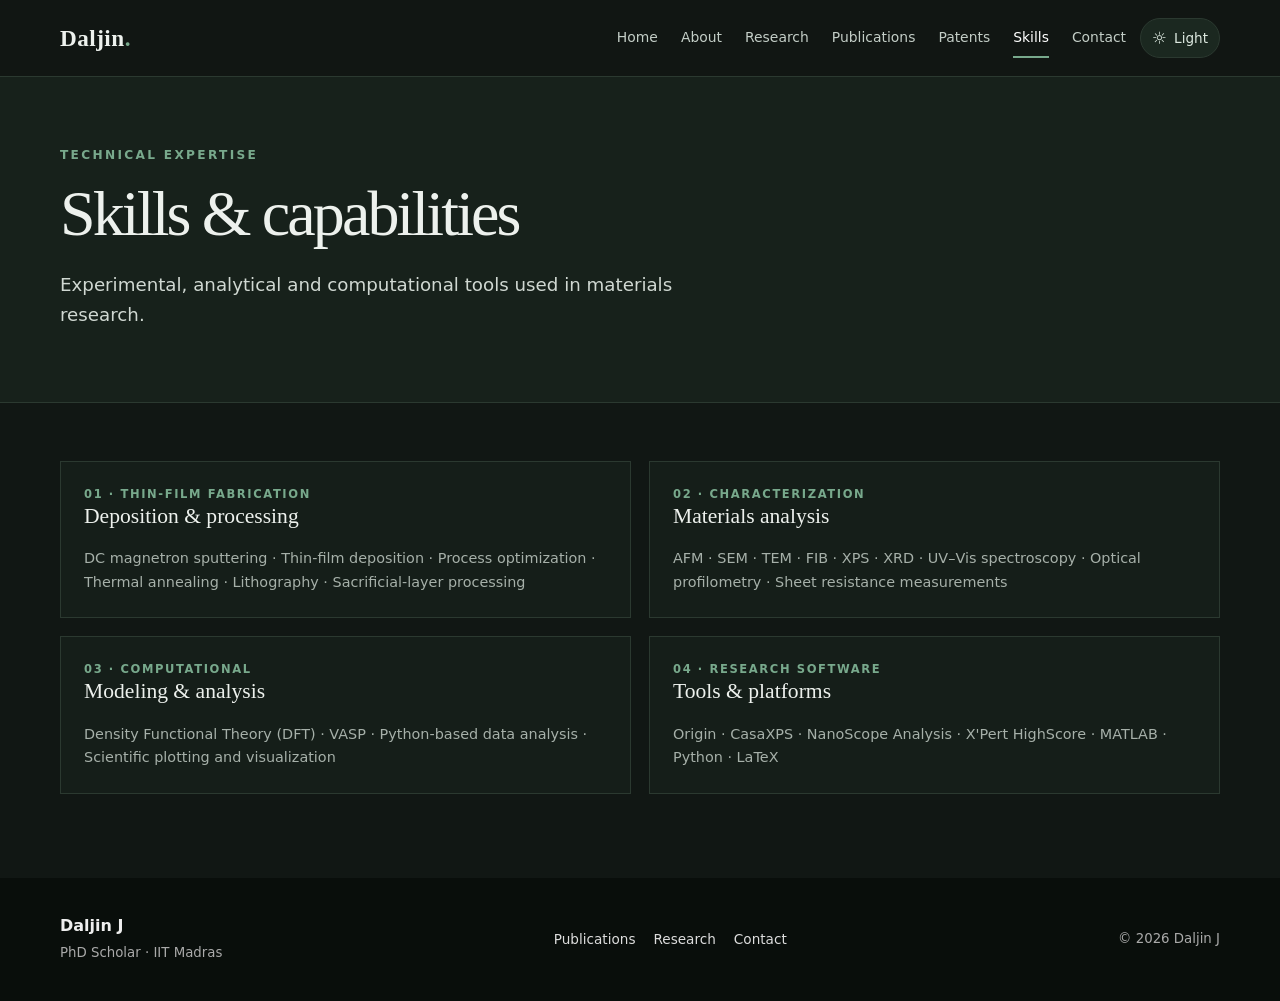
<file: skills.html>
<!doctype html>
<html lang="en"><head><meta charset="utf-8"><meta name="viewport" content="width=device-width, initial-scale=1">
<title>Skills | Daljin J</title><meta name="description" content="Academic portfolio of Daljin J, PhD Scholar at IIT Madras.">
<link rel="stylesheet" href="assets/style.css"></head><body>
<a class="skip" href="#main">Skip to content</a>
<header class="site-header">
  <div class="container nav">
    <a class="brand" href="index.html">Daljin<span>.</span></a>
    <button class="menu-toggle" aria-label="Toggle navigation" aria-expanded="false">☰</button>
    <div class="nav-actions">
      <nav class="nav-links" aria-label="Main navigation">
        <a href="index.html">Home</a><a href="about.html">About</a><a href="research.html">Research</a>
        <a href="publications.html">Publications</a><a href="patents.html">Patents</a><a href="skills.html">Skills</a><a href="contact.html">Contact</a>
      </nav>
      <button class="theme-toggle" type="button" aria-label="Switch to light theme" title="Switch to light theme">
        <span class="theme-icon" aria-hidden="true">☼</span><span class="theme-label">Light</span>
      </button>
    </div>
  </div>
</header>
<main id="main">
<section class="page-hero"><div class="container"><div class="eyebrow">Technical expertise</div><h1>Skills & capabilities</h1><p class="lead">Experimental, analytical and computational tools used in materials research.</p></div></section>
<section class="content"><div class="container">
 <div class="skill-grid">
  <div class="skill-box"><div class="card-kicker">01 · Thin-film fabrication</div><h3>Deposition & processing</h3><p>DC magnetron sputtering · Thin-film deposition · Process optimization · Thermal annealing · Lithography · Sacrificial-layer processing</p></div>
  <div class="skill-box"><div class="card-kicker">02 · Characterization</div><h3>Materials analysis</h3><p>AFM · SEM · TEM · FIB · XPS · XRD · UV–Vis spectroscopy · Optical profilometry · Sheet resistance measurements</p></div>
  <div class="skill-box"><div class="card-kicker">03 · Computational</div><h3>Modeling & analysis</h3><p>Density Functional Theory (DFT) · VASP · Python-based data analysis · Scientific plotting and visualization</p></div>
  <div class="skill-box"><div class="card-kicker">04 · Research software</div><h3>Tools & platforms</h3><p>Origin · CasaXPS · NanoScope Analysis · X'Pert HighScore · MATLAB · Python · LaTeX</p></div>
 </div>
</div></section>
</main>
<footer class="footer"><div class="container footer-inner">
  <div><strong>Daljin J</strong><br><small>PhD Scholar · IIT Madras</small></div>
  <div class="footer-links"><a href="publications.html">Publications</a><a href="research.html">Research</a><a href="contact.html">Contact</a></div>
  <small>© <span id="year">2026</span> Daljin J</small>
</div></footer>
<script src="assets/site.js"></script>
</body></html>
</file>
<file: assets/style.css>
:root{
  --ink:#171717; --muted:#66645f; --gold:#245b45; --gold-light:#dce9e1;
  --paper:#fff; --soft:#f7f6f2; --line:#e8e5dd; --max:1160px;
  --serif:Georgia,"Times New Roman",serif; --sans:Inter,ui-sans-serif,system-ui,-apple-system,"Segoe UI",sans-serif;
}
*{box-sizing:border-box}
html{scroll-behavior:smooth}
body{margin:0;background:var(--paper);color:var(--ink);font-family:var(--sans);line-height:1.65}
a{color:inherit;text-decoration:none}
a:hover{color:var(--gold)}
img{max-width:100%;display:block}
.container{width:min(var(--max),calc(100% - 44px));margin:auto}
.skip{position:absolute;left:-999px;top:8px;background:#fff;padding:10px;z-index:99}.skip:focus{left:8px}
.site-header{position:sticky;top:0;z-index:20;background:rgba(255,255,255,.94);backdrop-filter:blur(12px);border-bottom:1px solid var(--line)}
.nav{height:76px;display:flex;align-items:center;justify-content:space-between;gap:24px}
.brand{font-family:var(--serif);font-size:1.45rem;font-weight:700;letter-spacing:.02em}
.brand span{color:var(--gold)}
.nav-links{display:flex;align-items:center;gap:23px;font-size:.87rem;color:#444}
.nav-links a{padding:8px 0;border-bottom:2px solid transparent}
.nav-links a.active,.nav-links a:hover{color:var(--ink);border-color:var(--gold)}
.menu-toggle{display:none;border:1px solid var(--line);background:white;border-radius:8px;padding:8px 11px;font-size:1rem}
.hero{padding:92px 0 78px;background:linear-gradient(120deg,#fff 0%,#fff 58%,#f1f6f2 100%);border-bottom:1px solid var(--line);overflow:hidden}
.hero-grid{display:grid;grid-template-columns:1.35fr .65fr;gap:70px;align-items:center}
.eyebrow{font-size:.76rem;letter-spacing:.19em;text-transform:uppercase;color:var(--gold);font-weight:750}
h1,h2,h3{line-height:1.16;margin:0 0 18px}
h1{font-family:var(--serif);font-size:clamp(3rem,6vw,5.2rem);font-weight:500;letter-spacing:-.045em}
h2{font-family:var(--serif);font-size:clamp(2rem,3.5vw,3rem);font-weight:500;letter-spacing:-.025em}
h3{font-size:1.08rem}
.lead{font-size:1.14rem;color:#45433e;max-width:690px}
.muted{color:var(--muted)}
.gold-rule{width:62px;height:3px;background:var(--gold);margin:25px 0}
.actions{display:flex;gap:12px;flex-wrap:wrap;margin-top:28px}
.button{display:inline-flex;align-items:center;justify-content:center;padding:12px 18px;border:1px solid var(--ink);font-size:.88rem;font-weight:650;transition:.2s}
.button.primary{background:var(--ink);color:white}
.button.primary:hover{background:var(--gold);border-color:var(--gold)}
.button.secondary:hover{border-color:var(--gold);color:var(--gold)}
.profile-art{min-height:340px;position:relative;display:grid;place-items:center}
.profile-frame{width:min(100%,330px);aspect-ratio:4/5;border:1px solid #b9cec1;background:linear-gradient(145deg,#edf3ee,#fff 48%,#dce9e1);position:relative;display:grid;place-items:center;overflow:hidden}
.profile-frame:before,.profile-frame:after{content:"";position:absolute;border:1px solid rgba(36,91,69,.42);border-radius:50%;width:250px;height:250px}
.profile-frame:after{width:330px;height:330px}
.profile-monogram{font-family:var(--serif);font-size:5.5rem;color:#245b45;z-index:1}
.profile-caption{position:absolute;bottom:20px;left:20px;z-index:2;font-size:.72rem;letter-spacing:.15em;text-transform:uppercase;color:#536b5d}
.section{padding:76px 0}
.section.soft{background:var(--soft)}
.section-head{display:flex;align-items:end;justify-content:space-between;gap:30px;margin-bottom:32px}
.section-head p{max-width:520px;margin:0;color:var(--muted)}
.cards{display:grid;grid-template-columns:repeat(3,1fr);gap:18px}
.card{border:1px solid var(--line);background:#fff;padding:25px;transition:transform .25s,border-color .25s,box-shadow .25s}
.card:hover{transform:translateY(-5px);border-color:#9ab9a7;box-shadow:0 14px 34px rgba(25,20,10,.07)}
.card-kicker{color:var(--gold);font-size:.72rem;letter-spacing:.14em;text-transform:uppercase;font-weight:750}
.card h3{font-family:var(--serif);font-size:1.45rem;font-weight:500;margin:12px 0}
.card p{color:var(--muted);font-size:.92rem;margin:0 0 18px}
.text-link{font-size:.85rem;font-weight:700;border-bottom:1px solid var(--gold);padding-bottom:3px}
.stats{display:grid;grid-template-columns:repeat(3,1fr);gap:1px;background:var(--line);border:1px solid var(--line);margin-top:35px}
.stat{background:white;padding:22px}.stat strong{display:block;font-family:var(--serif);font-size:1.8rem;font-weight:500}.stat span{font-size:.8rem;color:var(--muted)}
.page-hero{padding:68px 0 54px;background:var(--soft);border-bottom:1px solid var(--line)}
.page-hero h1{font-size:clamp(2.7rem,5vw,4rem);margin:12px 0}
.content{padding:58px 0 84px}
.two-col{display:grid;grid-template-columns:1.4fr .6fr;gap:60px}
.prose p{color:#4e4b45}
.prose h2{font-size:2rem;margin-top:35px}
.prose ul{padding-left:20px;color:#4e4b45}
.info-panel{background:var(--soft);padding:25px;border-top:3px solid var(--gold);height:max-content}
.info-panel h3{font-family:var(--serif);font-size:1.4rem;font-weight:500}
.info-list{list-style:none;padding:0;margin:0}.info-list li{padding:10px 0;border-bottom:1px solid var(--line);font-size:.9rem}
.project-list{display:grid;gap:20px}
.project{display:grid;grid-template-columns:210px 1fr;border:1px solid var(--line)}
.project-visual{min-height:190px;background:linear-gradient(135deg,#e8e0ce,#f9f8f4);display:grid;place-items:center;position:relative;overflow:hidden}
.project-visual:before{content:"";width:125px;height:125px;border:1px solid #b18a3b;border-radius:50%;box-shadow:0 0 0 18px rgba(177,138,59,.09),0 0 0 38px rgba(177,138,59,.06)}
.project-visual span{position:absolute;font-family:var(--serif);font-size:1.7rem;color:#245b45}
.project-body{padding:25px}
.project-body h3{font-family:var(--serif);font-size:1.55rem;font-weight:500}
.tag-list{display:flex;gap:7px;flex-wrap:wrap;margin-top:14px}
.tag{font-size:.72rem;padding:5px 9px;background:#edf3ee;color:#315c47;border:1px solid #dce8df}
.publication{padding:23px 0;border-bottom:1px solid var(--line);display:grid;grid-template-columns:75px 1fr;gap:20px}
.pub-year{font-family:var(--serif);font-size:1.5rem;color:var(--gold)}
.pub-title{font-weight:700;margin-bottom:6px}
.pub-meta{color:var(--muted);font-size:.88rem}
.notice{padding:14px 17px;background:#fbf8f0;border-left:3px solid var(--gold);font-size:.88rem;color:#61543a;margin:22px 0}
.skill-grid{display:grid;grid-template-columns:repeat(2,1fr);gap:18px}
.skill-box{border:1px solid var(--line);padding:23px}
.skill-box h3{font-family:var(--serif);font-size:1.35rem;font-weight:500}
.skill-box p{font-size:.9rem;color:var(--muted);margin-bottom:0}
.footer{background:#171717;color:#eee;padding:35px 0}
.footer-inner{display:flex;justify-content:space-between;gap:25px;align-items:center}
.footer small{color:#aaa}
.footer-links{display:flex;gap:18px;font-size:.85rem;color:#ddd}
.contact-grid{display:grid;grid-template-columns:1fr 1fr;gap:18px}
.contact-card{border:1px solid var(--line);padding:22px}
.contact-card span{display:block;color:var(--gold);font-size:.72rem;letter-spacing:.13em;text-transform:uppercase;font-weight:750}
.contact-card strong{display:block;margin-top:7px}
@media(max-width:850px){
 .hero-grid,.two-col{grid-template-columns:1fr;gap:35px}.profile-art{min-height:260px}.profile-frame{width:240px}
 .cards{grid-template-columns:1fr 1fr}.nav-links{gap:12px;font-size:.78rem}
}
@media(max-width:650px){
 .container{width:min(var(--max),calc(100% - 32px))}.nav{height:66px}.menu-toggle{display:block}
 .nav-links{display:none;position:absolute;top:66px;left:0;right:0;background:#fff;border-bottom:1px solid var(--line);padding:15px 22px 22px;flex-direction:column;align-items:flex-start}
 .nav-links.open{display:flex}.nav-links a{width:100%;padding:8px 0}
 .hero{padding:60px 0}.section{padding:55px 0}.cards,.skill-grid,.contact-grid{grid-template-columns:1fr}
 .section-head{display:block}.section-head p{margin-top:12px}.project{grid-template-columns:1fr}.project-visual{min-height:145px}
 .publication{grid-template-columns:55px 1fr;gap:12px}.footer-inner{align-items:flex-start;flex-direction:column}
}


/* Dark theme */
:root{
  color-scheme:dark;
  --ink:#edf1ed;
  --muted:#a6b0a9;
  --gold:#78a98c;
  --gold-light:#203b2d;
  --paper:#111714;
  --soft:#17211b;
  --line:#2b3930;
}
body{background:var(--paper);color:var(--ink)}
.site-header{background:rgba(17,23,20,.94);border-bottom-color:var(--line)}
.nav-links{color:#c4cec7}
.nav-links a.active,.nav-links a:hover{color:#fff}
.menu-toggle{background:#17211b;color:var(--ink);border-color:var(--line)}
.hero{background:linear-gradient(120deg,#111714 0%,#111714 58%,#1b2b21 100%);border-bottom-color:var(--line)}
.lead{color:#d0d8d2}
.muted{color:var(--muted)}
.profile-frame{border-color:#41664f;background:linear-gradient(145deg,#20382a,#17221b 48%,#294432)}
.profile-frame:before,.profile-frame:after{border-color:rgba(120,169,140,.42)}
.profile-monogram{color:#91bda2}
.profile-caption{color:#b4cbb9}
.card{background:#151e19;border-color:var(--line)}
.card:hover{border-color:#557d63;box-shadow:0 14px 34px rgba(0,0,0,.24)}
.card p{color:var(--muted)}
.button{border-color:#dce5de}
.button.primary{background:#e8eee9;color:#142018;border-color:#e8eee9}
.button.primary:hover{background:#78a98c;border-color:#78a98c;color:#102016}
.button.secondary:hover{border-color:#78a98c;color:#91bda2}
.section.soft,.page-hero{background:#17211b;border-color:var(--line)}
.stats{background:var(--line);border-color:var(--line)}
.stat{background:#151e19}
.project{border-color:var(--line)}
.project-visual{background:linear-gradient(135deg,#20382a,#17211b)}
.project-visual:before{border-color:#78a98c;box-shadow:0 0 0 18px rgba(120,169,140,.09),0 0 0 38px rgba(120,169,140,.05)}
.project-visual span{color:#91bda2}
.pub-meta{color:var(--muted)}
.publication{border-bottom-color:var(--line)}
.notice{background:#202b23;border-left-color:#78a98c;color:#c0d1c5}
.tag{background:#203329;color:#a9cbb5;border-color:#365442}
.info-panel{background:#17211b;border-top-color:#78a98c}
.info-list li{border-bottom-color:var(--line)}
.contact-card,.skill-box{border-color:var(--line);background:#151e19}
.contact-card p,.skill-box p{color:var(--muted)}
.footer{background:#090e0b}
a{color:inherit}
@media(max-width:650px){
 .nav-links{background:#111714;border-bottom-color:var(--line)}
}


/* Theme switch */
.nav-actions{display:flex;align-items:center;gap:14px}
.theme-toggle{
  display:inline-flex;align-items:center;justify-content:center;gap:7px;
  min-width:42px;height:40px;padding:0 11px;border:1px solid var(--line);
  border-radius:999px;background:#1b2820;color:#dce8df;cursor:pointer;
  font:inherit;font-size:.85rem;transition:background .2s,border-color .2s,transform .2s
}
.theme-toggle:hover{border-color:var(--gold);transform:translateY(-1px)}
.theme-toggle .theme-icon{font-size:1.05rem;line-height:1}
.theme-toggle:focus-visible{outline:2px solid var(--gold);outline-offset:3px}
@media(max-width:650px){
  .nav-actions{gap:9px}
  .theme-toggle{height:38px;min-width:40px;padding:0 10px}
}

/* Light theme overrides; dark remains the default. */
body[data-theme="light"]{
  color-scheme:light;
  --ink:#171717;--muted:#66645f;--gold:#245b45;--gold-light:#dce9e1;
  --paper:#fff;--soft:#f7f6f2;--line:#e8e5dd;
  background:var(--paper);color:var(--ink)
}
body[data-theme="light"] .site-header{background:rgba(255,255,255,.94);border-bottom-color:var(--line)}
body[data-theme="light"] .nav-links{color:#444}
body[data-theme="light"] .nav-links a.active,
body[data-theme="light"] .nav-links a:hover{color:var(--ink)}
body[data-theme="light"] .menu-toggle{background:#fff;color:var(--ink);border-color:var(--line)}
body[data-theme="light"] .hero{background:linear-gradient(120deg,#fff 0%,#fff 58%,#f1f6f2 100%);border-bottom-color:var(--line)}
body[data-theme="light"] .lead{color:#45433e}
body[data-theme="light"] .muted{color:var(--muted)}
body[data-theme="light"] .profile-frame{border-color:#b9cec1;background:linear-gradient(145deg,#edf3ee,#fff 48%,#dce9e1)}
body[data-theme="light"] .profile-frame:before,
body[data-theme="light"] .profile-frame:after{border-color:rgba(36,91,69,.42)}
body[data-theme="light"] .profile-monogram{color:#245b45}
body[data-theme="light"] .profile-caption{color:#536b5d}
body[data-theme="light"] .card{background:#fff;border-color:var(--line)}
body[data-theme="light"] .card:hover{border-color:#9ab9a7;box-shadow:0 14px 34px rgba(25,20,10,.07)}
body[data-theme="light"] .card p{color:var(--muted)}
body[data-theme="light"] .button{border-color:var(--ink)}
body[data-theme="light"] .button.primary{background:var(--ink);color:#fff;border-color:var(--ink)}
body[data-theme="light"] .button.primary:hover{background:var(--gold);border-color:var(--gold);color:#fff}
body[data-theme="light"] .button.secondary:hover{border-color:var(--gold);color:var(--gold)}
body[data-theme="light"] .section.soft,
body[data-theme="light"] .page-hero{background:var(--soft);border-color:var(--line)}
body[data-theme="light"] .stats{background:var(--line);border-color:var(--line)}
body[data-theme="light"] .stat{background:#fff}
body[data-theme="light"] .project{border-color:var(--line)}
body[data-theme="light"] .project-visual{background:linear-gradient(135deg,#dce9e1,#f9f8f4)}
body[data-theme="light"] .project-visual:before{border-color:#245b45;box-shadow:0 0 0 18px rgba(36,91,69,.09),0 0 0 38px rgba(36,91,69,.06)}
body[data-theme="light"] .project-visual span{color:#245b45}
body[data-theme="light"] .pub-meta{color:var(--muted)}
body[data-theme="light"] .publication{border-bottom-color:var(--line)}
body[data-theme="light"] .notice{background:#fbf8f0;border-left-color:#245b45;color:#61543a}
body[data-theme="light"] .tag{background:#edf3ee;color:#315c47;border-color:#dce8df}
body[data-theme="light"] .info-panel{background:var(--soft);border-top-color:#245b45}
body[data-theme="light"] .info-list li{border-bottom-color:var(--line)}
body[data-theme="light"] .contact-card,
body[data-theme="light"] .skill-box{border-color:var(--line);background:#fff}
body[data-theme="light"] .contact-card p,
body[data-theme="light"] .skill-box p{color:var(--muted)}
body[data-theme="light"] .footer{background:#171717}
body[data-theme="light"] .footer small{color:#aaa}
body[data-theme="light"] .nav-links{background:transparent}
body[data-theme="light"] .theme-toggle{background:#f4f6f3;color:#245b45;border-color:#dce8df}
@media(max-width:650px){
  body[data-theme="light"] .nav-links{background:#fff;border-bottom-color:var(--line)}
}
</file>
